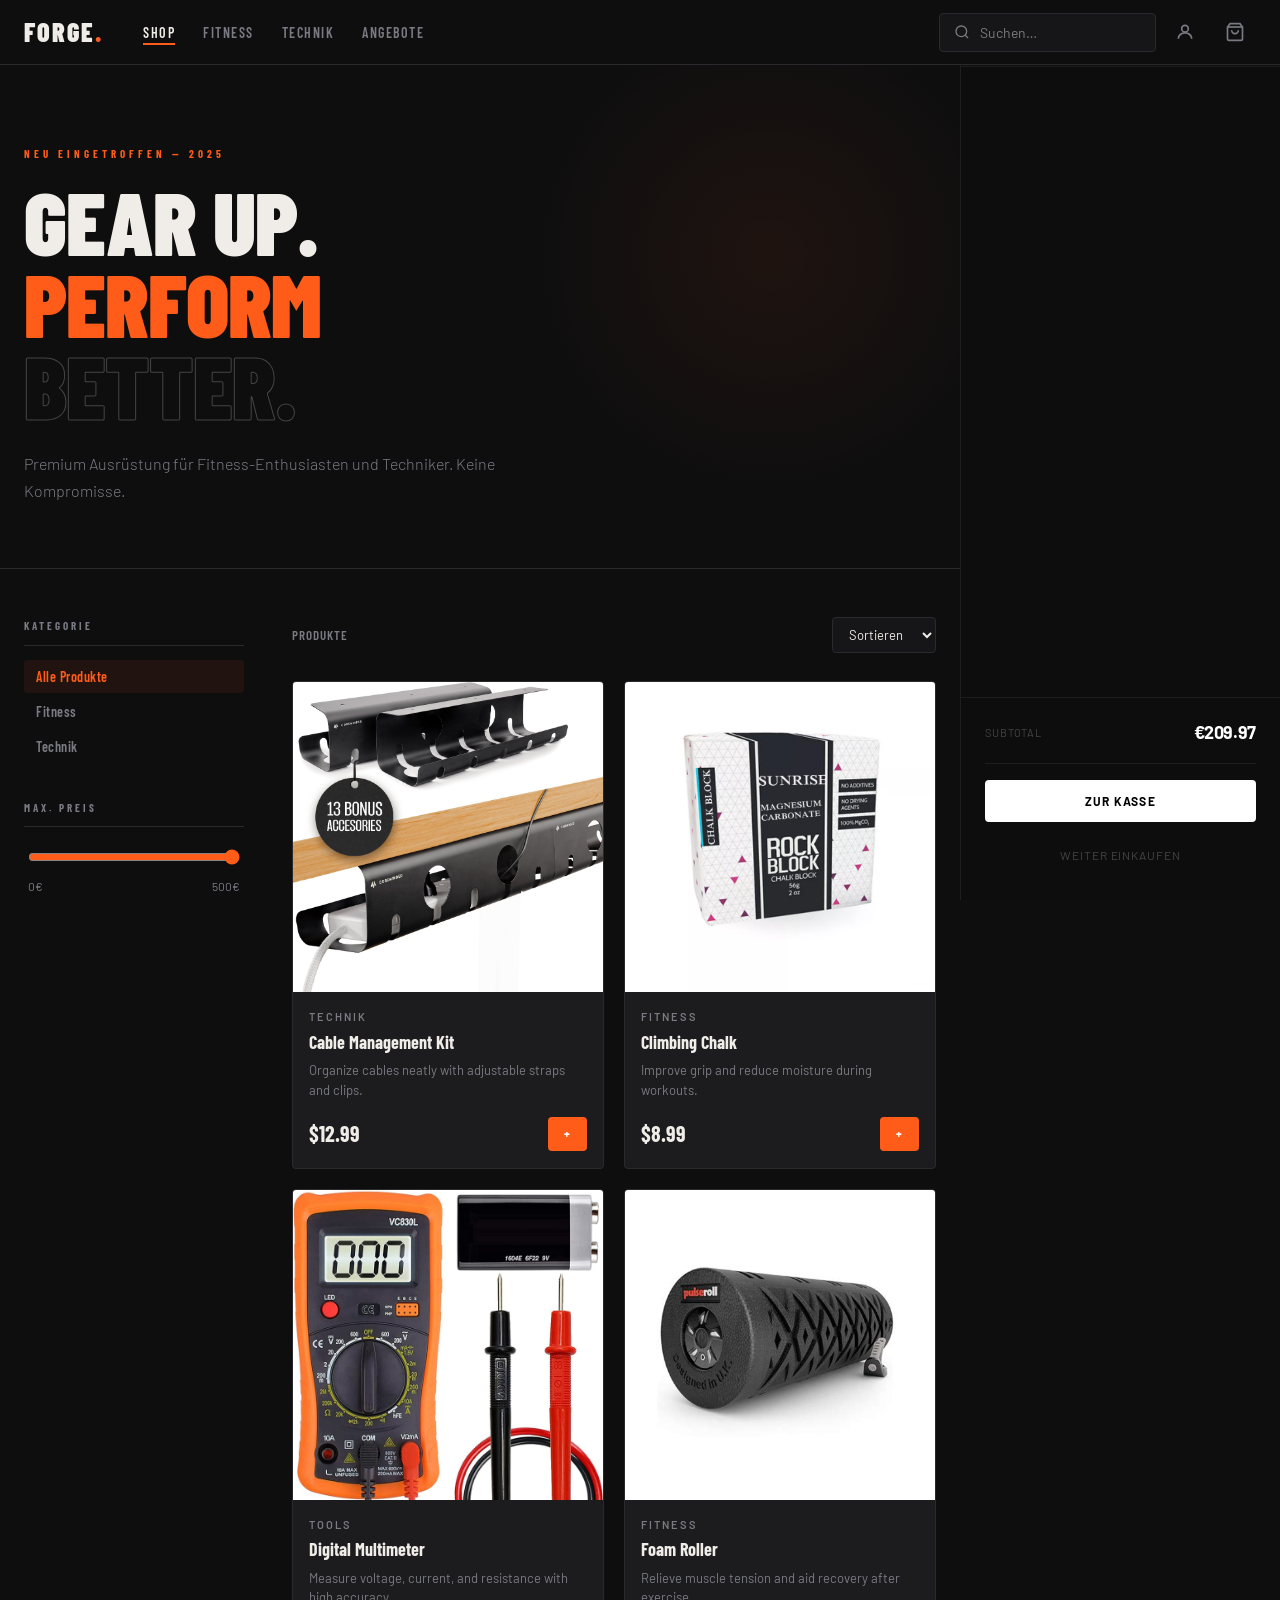
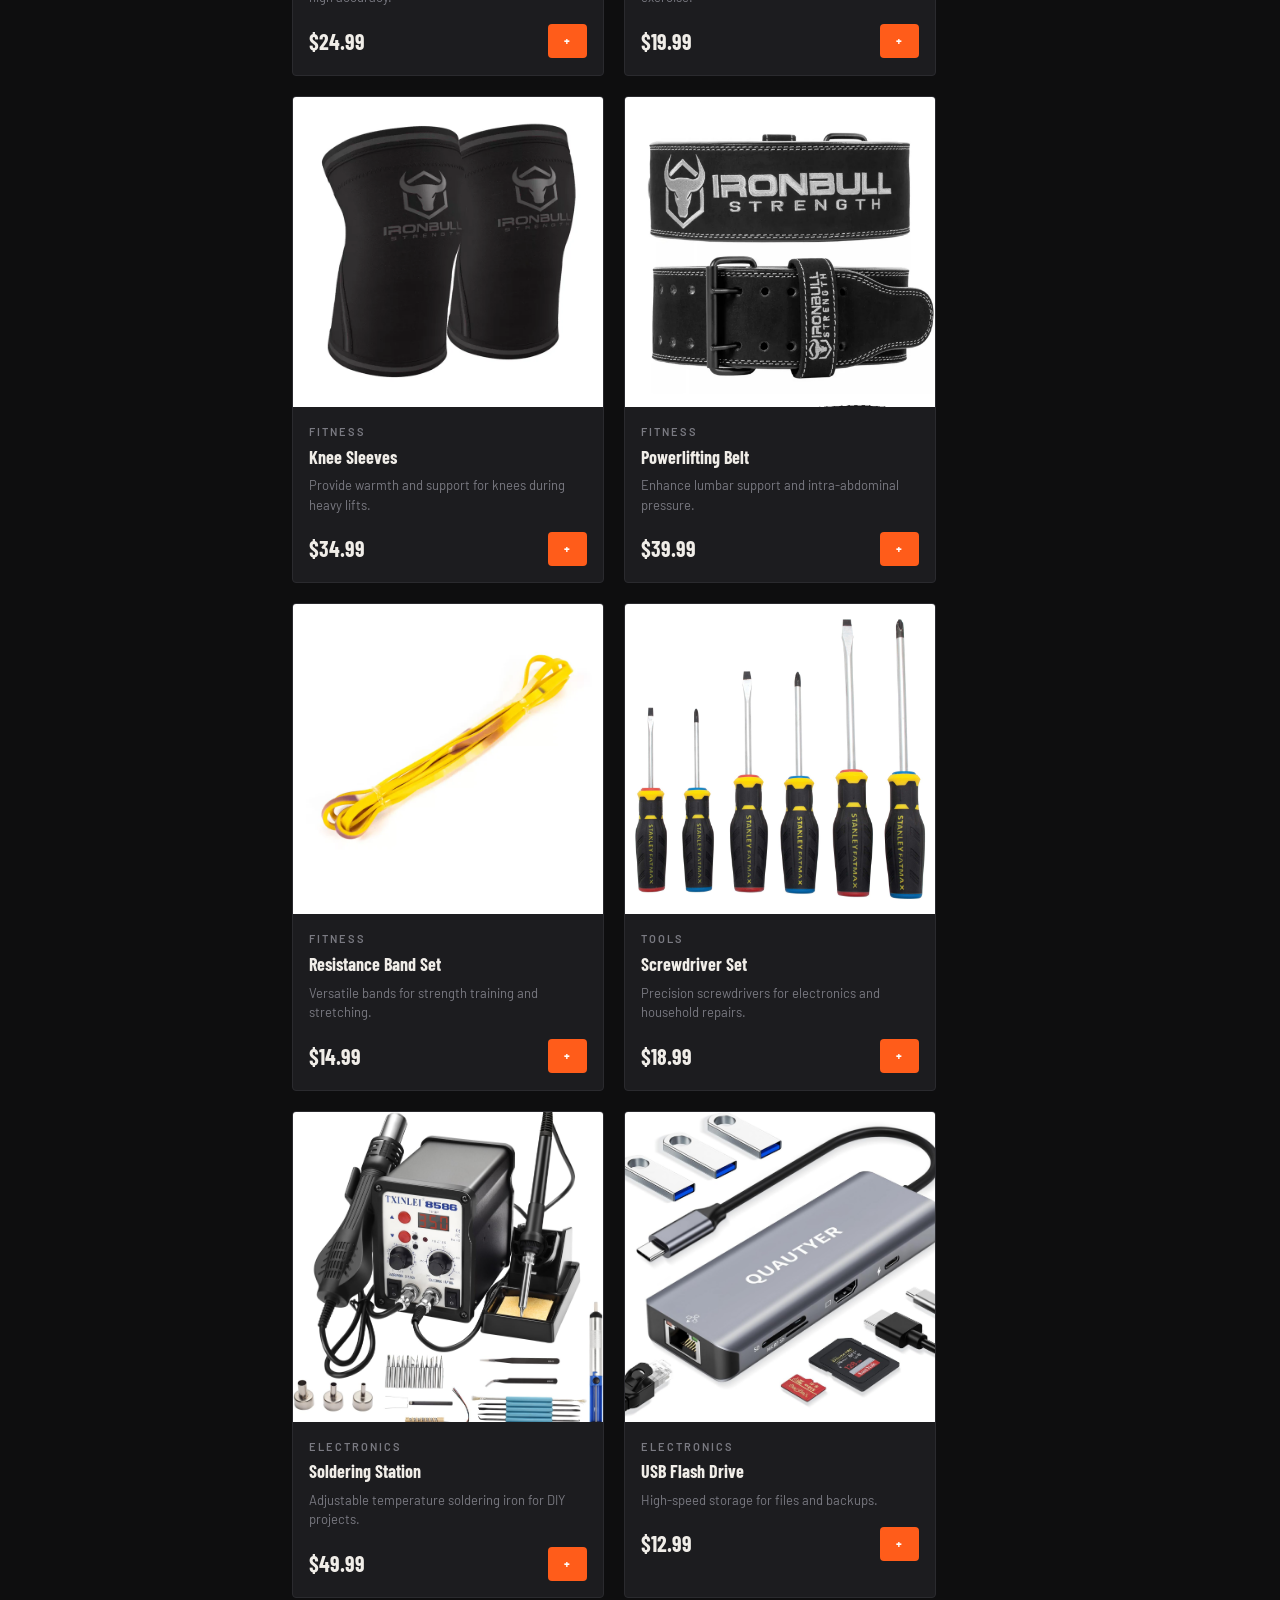
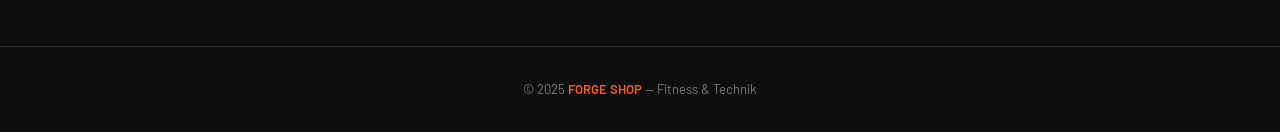
<file: index.html>
<!DOCTYPE html>
<html lang="de">
<head>
  <meta charset="UTF-8">
  <meta name="viewport" content="width=device-width, initial-scale=1.0">
  <title>FORGE SHOP</title>
  <link rel="stylesheet" href="styles/base.css">
  <link rel="stylesheet" href="styles/nav.css">
  <link rel="stylesheet" href="styles/layout.css">
  <link rel="stylesheet" href="styles/products.css">
  <link rel="stylesheet" href="styles/cart.css">
  <link rel="stylesheet" href="styles/utils.css">
</head>
<body>

<nav class="navbar">
  <div class="nav-inner">
    <a href="index.html" class="logo">FORGE<span>.</span></a>
    <ul class="nav-links">
      <li><a href="index.html" class="active">Shop</a></li>
      <li><a href="#fitness">Fitness</a></li>
      <li><a href="#technik">Technik</a></li>
      <li><a href="#angebote">Angebote</a></li>
    </ul>
    <div class="nav-actions">
      <div class="search-bar">
        <svg viewBox="0 0 24 24" fill="none" stroke="currentColor" stroke-width="2"><circle cx="11" cy="11" r="8"/><path d="m21 21-4.35-4.35"/></svg>
        <input type="text" id="searchInput" placeholder="Suchen…">
      </div>
      <a href="profile.html" class="nav-btn" title="Profil">
        <svg viewBox="0 0 24 24" fill="none" stroke="currentColor" stroke-width="2"><circle cx="12" cy="8" r="4"/><path d="M4 20c0-4 3.6-7 8-7s8 3 8 7"/></svg>
      </a>
      <button class="nav-btn js-cart" >
        <svg viewBox="0 0 24 24" fill="none" stroke="currentColor" stroke-width="2"><path d="M6 2 3 6v14a2 2 0 0 0 2 2h14a2 2 0 0 0 2-2V6l-3-4z"/><line x1="3" y1="6" x2="21" y2="6"/><path d="M16 10a4 4 0 0 1-8 0"/></svg>
        <span class="cart-count" id="cartCount">0</span>
      </button>
    </div>
  </div>
</nav>

<section class="hero">
  <div class="hero-inner">
    <div class="hero-label">Neu eingetroffen — 2025</div>
    <h1>
      GEAR UP.<br>
      <em>PERFORM</em><br>
      <span class="outline">BETTER.</span>
    </h1>
    <p class="hero-sub">Premium Ausrüstung für Fitness-Enthusiasten und Techniker. Keine Kompromisse.</p>
  </div>
</section>

<div class="shop-layout">
  <aside class="sidebar">
    <div class="sidebar-section">
      <div class="sidebar-title">Kategorie</div>
      <button class="filter-btn active" >Alle Produkte</button>
      <button class="filter-btn" >Fitness</button>
      <button class="filter-btn" >Technik</button>
      
    </div>
    <div class="sidebar-section">
      <div class="sidebar-title">Max. Preis</div>
      <div class="price-range">
        <input type="range" id="priceRange" min="0" max="500" value="500" step="10">
        <div class="price-labels">
          <span>0€</span>
          <span id="priceVal">500€</span>
        </div>
      </div>
    </div>
  </aside>

  <main>
    <div class="products-header">
      <span class="products-count"> Produkte</span>
      <select class="sort-select">
        <option value="default">Sortieren</option>
        <option value="price-asc">Preis ↑</option>
        <option value="price-desc">Preis ↓</option>
        <option value="name">Name A–Z</option>
      </select>
    </div>
    <div class="products-grid" >
      
    </div>
   
  </main>
</div>

<div class="cart">
  <div class="cart-sidebar">
    <!-- Cart Header -->
    <header>
      <h2>Warenkorb</h2>
      <span id="cartItemCount">0</span>
    </header>

    <!-- Cart Items -->
    <div class="cart-items js-cart-items">
     
      </div>

    <!-- Cart Footer -->
    <footer>
      <div class="cart-subtotal">
        <span>Subtotal</span>
        <strong>€209.97</strong>
      </div>
      <hr class="cart-divider">
      <button class="btn-checkout">Zur Kasse</button>
      <button class="btn-continue">Weiter einkaufen</button>
    </footer>
  </div>
</div>


<footer>
  <p>© 2025 <strong>FORGE SHOP</strong> — Fitness &amp; Technik</p>
</footer>

<script src="js/data.js"></script>
<script src="js/cart.js"></script>
<script src="js/shop.js"></script>
</body>
</html>
</file>
<file: styles/base.css>
@import url('https://fonts.googleapis.com/css2?family=Barlow+Condensed:wght@400;600;700;900&family=Barlow:wght@300;400;500&display=swap');

*, *::before, *::after { box-sizing: border-box; margin: 0; padding: 0; }

:root {
  --bg:       #0e0e0f;
  --surface:  #161618;
  --card:     #1c1c1f;
  --border:   #2a2a2e;
  --accent:   #ff5c1a;
  --accent2:  #ffb800;
  --text:     #f0ede8;
  --muted:    #7a7a82;
  --success:  #2dce6e;

  --font-display: 'Barlow Condensed', sans-serif;
  --font-body:    'Barlow', sans-serif;

  --radius: 4px;
  --gap: 24px;
}

html { scroll-behavior: smooth; }

body {
  background: var(--bg);
  color: var(--text);
  font-family: var(--font-body);
  font-size: 15px;
  line-height: 1.6;
  min-height: 100vh;
}

a { color: inherit; text-decoration: none; }
button { cursor: pointer; border: none; background: none; font-family: inherit; }
img { display: block; max-width: 100%; }
ul { list-style: none; }

::-webkit-scrollbar { width: 6px; }
::-webkit-scrollbar-track { background: var(--bg); }
::-webkit-scrollbar-thumb { background: var(--border); border-radius: 3px; }
::-webkit-scrollbar-thumb:hover { background: var(--muted); }
</file>
<file: styles/nav.css>
.navbar {
  position: sticky;
  top: 0;
  z-index: 200;
  background: var(--bg);
  border-bottom: 1px solid var(--border);
  padding: 0 var(--gap);
}

.nav-inner {
  max-width: 1280px;
  margin: 0 auto;
  height: 64px;
  display: flex;
  align-items: center;
  gap: 40px;
}

.logo {
  font-family: var(--font-display);
  font-weight: 900;
  font-size: 26px;
  letter-spacing: 2px;
  text-transform: uppercase;
  color: var(--text);
  white-space: nowrap;
}

.logo span { color: var(--accent); }

.nav-links {
  display: flex;
  gap: 28px;
  flex: 1;
}

.nav-links a {
  font-family: var(--font-display);
  font-weight: 600;
  font-size: 14px;
  letter-spacing: 1.5px;
  text-transform: uppercase;
  color: var(--muted);
  transition: color 0.2s;
}

.nav-links a:hover,
.nav-links a.active { color: var(--text); }

.nav-links a.active {
  position: relative;
}

.nav-links a.active::after {
  content: '';
  position: absolute;
  bottom: -4px;
  left: 0; right: 0;
  height: 2px;
  background: var(--accent);
}

.nav-actions {
  display: flex;
  align-items: center;
  gap: 8px;
  margin-left: auto;
}

.nav-btn {
  position: relative;
  width: 42px;
  height: 42px;
  display: flex;
  align-items: center;
  justify-content: center;
  border-radius: var(--radius);
  color: var(--muted);
  transition: color 0.2s, background 0.2s;
}

.nav-btn:hover {
  color: var(--text);
  background: var(--surface);
}

.nav-btn svg { width: 20px; height: 20px; }

.cart-count {
  position: absolute;
  top: 4px;
  right: 4px;
  min-width: 18px;
  height: 18px;
  background: var(--accent);
  color: #fff;
  font-size: 10px;
  font-weight: 700;
  border-radius: 9px;
  display: flex;
  align-items: center;
  justify-content: center;
  padding: 0 4px;
  line-height: 1;
  transform: scale(0);
  transition: transform 0.2s cubic-bezier(.34,1.56,.64,1);
}

.cart-count.visible { transform: scale(1); }

@media (max-width: 768px) {
  .nav-links { display: none; }
  .nav-inner { gap: 16px; }
}
</file>
<file: styles/layout.css>
.hero {
  border-bottom: 1px solid var(--border);
  padding: 80px var(--gap) 64px;
  position: relative;
  overflow: hidden;
}

.hero::before {
  content: '';
  position: absolute;
  top: -60px; right: -60px;
  width: 500px; height: 500px;
  background: radial-gradient(circle, rgba(255,92,26,0.07) 0%, transparent 70%);
  pointer-events: none;
}

.hero-inner {
  max-width: 1280px;
  margin: 0 auto;
}

.hero-label {
  font-family: var(--font-display);
  font-size: 11px;
  font-weight: 700;
  letter-spacing: 4px;
  text-transform: uppercase;
  color: var(--accent);
  margin-bottom: 16px;
}

.hero h1 {
  font-family: var(--font-display);
  font-weight: 900;
  font-size: clamp(48px, 7vw, 96px);
  line-height: 0.92;
  text-transform: uppercase;
  letter-spacing: -1px;
  margin-bottom: 24px;
}

.hero h1 em {
  font-style: normal;
  color: var(--accent);
  -webkit-text-stroke: 0px;
}

.hero h1 .outline {
  -webkit-text-stroke: 1px rgba(240,237,232,0.25);
  color: transparent;
}

.hero-sub {
  font-size: 16px;
  color: var(--muted);
  font-weight: 300;
  max-width: 480px;
  line-height: 1.7;
}

.shop-layout {
  max-width: 1280px;
  margin: 0 auto;
  padding: 48px var(--gap);
  display: grid;
  grid-template-columns: 220px 1fr;
  gap: 48px;
}

@media (max-width: 900px) {
  .shop-layout { grid-template-columns: 1fr; }
  .sidebar { display: flex; gap: 16px; flex-wrap: wrap; }
}

.sidebar-section { margin-bottom: 36px; }

.sidebar-title {
  font-family: var(--font-display);
  font-size: 11px;
  font-weight: 700;
  letter-spacing: 3px;
  text-transform: uppercase;
  color: var(--muted);
  margin-bottom: 14px;
  padding-bottom: 10px;
  border-bottom: 1px solid var(--border);
}

.filter-btn {
  display: block;
  width: 100%;
  text-align: left;
  padding: 8px 12px;
  border-radius: var(--radius);
  font-family: var(--font-display);
  font-weight: 600;
  font-size: 14px;
  letter-spacing: 0.5px;
  color: var(--muted);
  transition: color 0.15s, background 0.15s;
  margin-bottom: 2px;
}

.filter-btn:hover { color: var(--text); background: var(--surface); }
.filter-btn.active { color: var(--accent); background: rgba(255,92,26,0.08); }

.price-range { padding: 0 4px; }

.price-range input[type=range] {
  width: 100%;
  accent-color: var(--accent);
  margin-top: 8px;
}

.price-labels {
  display: flex;
  justify-content: space-between;
  font-size: 12px;
  color: var(--muted);
  margin-top: 6px;
}
</file>
<file: styles/products.css>
.products-header {
  display: flex;
  align-items: center;
  justify-content: space-between;
  margin-bottom: 28px;
  gap: 16px;
}

.products-count {
  font-family: var(--font-display);
  font-size: 13px;
  font-weight: 600;
  letter-spacing: 1px;
  color: var(--muted);
  text-transform: uppercase;
}

.sort-select {
  background: var(--surface);
  border: 1px solid var(--border);
  color: var(--text);
  font-family: var(--font-body);
  font-size: 13px;
  padding: 8px 12px;
  border-radius: var(--radius);
  cursor: pointer;
}

.sort-select:focus { outline: none; border-color: var(--accent); }

.products-grid {
  display: grid;
  grid-template-columns: repeat(auto-fill, minmax(240px, 1fr));
  gap: 20px;
}

.product-card {
  background: var(--card);
  border: 1px solid var(--border);
  border-radius: var(--radius);
  overflow: hidden;
  transition: border-color 0.2s, transform 0.2s;
  cursor: pointer;
}

.product-card:hover {
  border-color: rgba(255,92,26,0.4);
  transform: translateY(-3px);
}

.product-img {
  width: 100%;
  aspect-ratio: 1 / 1;
  background: var(--surface);
  display: flex;
  align-items: center;
  justify-content: center;
  overflow: hidden;
  position: relative;
}

.product-img img {
  width: 100%;
  height: 100%;
  object-fit: cover;
  transition: transform 0.4s;
}

.product-card:hover .product-img img { transform: scale(1.04); }

.product-badge {
  position: absolute;
  top: 10px;
  left: 10px;
  background: var(--accent);
  color: #fff;
  font-family: var(--font-display);
  font-size: 11px;
  font-weight: 700;
  letter-spacing: 1px;
  text-transform: uppercase;
  padding: 3px 8px;
  border-radius: 2px;
}

.product-badge.new { background: var(--accent2); color: #000; }
.product-badge.sale { background: var(--accent); }

.product-info {
  padding: 16px;
}

.product-category {
  font-size: 11px;
  font-weight: 600;
  letter-spacing: 2px;
  text-transform: uppercase;
  color: var(--muted);
  margin-bottom: 6px;
}

.product-name {
  font-family: var(--font-display);
  font-weight: 700;
  font-size: 18px;
  line-height: 1.2;
  margin-bottom: 8px;
  color: var(--text);
}

.product-desc {
  font-size: 13px;
  color: var(--muted);
  margin-bottom: 16px;
  line-height: 1.5;
}

.product-footer {
  display: flex;
  align-items: center;
  justify-content: space-between;
  gap: 12px;
}

.product-price {
  font-family: var(--font-display);
  font-weight: 700;
  font-size: 22px;
  color: var(--text);
}

.product-price .old-price {
  font-size: 14px;
  color: var(--muted);
  text-decoration: line-through;
  font-weight: 400;
  display: block;
  line-height: 1;
}

.btn-cart {
  display: flex;
  align-items: center;
  gap: 6px;
  padding: 9px 16px;
  background: var(--accent);
  color: #fff;
  font-family: var(--font-display);
  font-weight: 700;
  font-size: 13px;
  letter-spacing: 1px;
  text-transform: uppercase;
  border-radius: var(--radius);
  transition: background 0.2s, transform 0.15s;
  white-space: nowrap;
}

.btn-cart:hover { background: #e04a10; }
.btn-cart:active { transform: scale(0.96); }
.btn-cart svg { width: 15px; height: 15px; flex-shrink: 0; }

.btn-cart.added {
  background: var(--success);
}
</file>
<file: styles/cart.css>
/* ─── CART SIDEBAR ─── */

.cart-sidebar {
  position: fixed;
  top: 0;
  right: 0;
  width: 320px;
  height: 100vh;
  background: #0d0d0d;
  border-left: 1px solid #1e1e1e;
  display: flex;
  flex-direction: column;
  z-index: 100;
  font-family: inherit;
}

/* Header */
.cart-sidebar header {
  padding: 28px 24px 20px;
  border-bottom: 1px solid #1e1e1e;
  display: flex;
  align-items: center;
  justify-content: space-between;
}

.cart-sidebar header h2 {
  font-size: 11px;
  font-weight: 600;
  letter-spacing: 0.12em;
  text-transform: uppercase;
  color: #fff;
  margin: 0;
}

.cart-sidebar header span {
  font-size: 11px;
  color: #444;
  letter-spacing: 0.05em;
}

/* Empty state */
.cart-empty {
  flex: 1;
  display: flex;
  flex-direction: column;
  align-items: center;
  justify-content: center;
  gap: 12px;
  padding: 24px;
}

.cart-empty svg {
  width: 32px;
  height: 32px;
  stroke: #333;
}

.cart-empty p {
  font-size: 12px;
  color: #444;
  letter-spacing: 0.05em;
  margin: 0;
}

/* Items list */
.cart-items {
  flex: 1;
  overflow-y: auto;
  padding: 8px 0;
  scrollbar-width: none;
}

.cart-items::-webkit-scrollbar {
  display: none;
}

/* Single item */
.cart-item {
  display: grid;
  grid-template-columns: 52px 1fr auto;
  gap: 12px;
  align-items: center;
  padding: 14px 24px;
  border-bottom: 1px solid #141414;
  transition: background 0.15s;
}

.cart-item:hover {
  background: #111;
}

.cart-item img {
  width: 52px;
  height: 52px;
  object-fit: cover;
  border-radius: 4px;
  background: #1a1a1a;
}

.cart-item-info {
  display: flex;
  flex-direction: column;
  gap: 4px;
  min-width: 0;
}

.cart-item-info p {
  font-size: 13px;
  font-weight: 500;
  color: #e8e8e8;
  margin: 0;
  white-space: nowrap;
  overflow: hidden;
  text-overflow: ellipsis;
}

.cart-item-info span {
  font-size: 12px;
  color: #555;
}

/* Qty controls */
.cart-item-qty {
  display: flex;
  flex-direction: column;
  align-items: flex-end;
  gap: 8px;
}

.cart-item-qty strong {
  font-size: 13px;
  font-weight: 600;
  color: #fff;
}

.qty-controls {
  display: flex;
  align-items: center;
  gap: 0;
  border: 1px solid #222;
  border-radius: 4px;
  overflow: hidden;
}

.qty-controls button {
  width: 24px;
  height: 24px;
  background: transparent;
  border: none;
  color: #666;
  font-size: 14px;
  cursor: pointer;
  display: flex;
  align-items: center;
  justify-content: center;
  transition: color 0.15s, background 0.15s;
}

.qty-controls button:hover {
  color: #fff;
  background: #1a1a1a;
}

.qty-controls span {
  font-size: 12px;
  color: #999;
  min-width: 20px;
  text-align: center;
}

/* Remove btn */
.cart-item-remove {
  right: 24px;
  
  background:white;
  margin-left: 140px;
  border: none;
  color: #ffffff;
  cursor: pointer;
  font-weight: bold;
  font-size: 16px;
  line-height: 1;
  padding: 0;
  transition: color 0.15s;
}

.cart-item-remove:hover {
  color: #725656;
}

/* Footer */
.cart-sidebar footer {
  padding: 20px 24px 28px;
  border-top: 1px solid #1e1e1e;
  display: flex;
  flex-direction: column;
  gap: 16px;
}

.cart-subtotal {
  display: flex;
  justify-content: space-between;
  align-items: center;
}

.cart-subtotal span {
  font-size: 11px;
  letter-spacing: 0.08em;
  text-transform: uppercase;
  color: #444;
}

.cart-subtotal strong {
  font-size: 18px;
  font-weight: 700;
  color: #fff;
  letter-spacing: -0.02em;
}

.cart-divider {
  border: none;
  border-top: 1px solid #1e1e1e;
  margin: 0;
}

.btn-checkout {
  width: 100%;
  padding: 14px;
  background: #fff;
  color: #000;
  border: none;
  border-radius: 4px;
  font-size: 12px;
  font-weight: 700;
  letter-spacing: 0.1em;
  text-transform: uppercase;
  cursor: pointer;
  transition: background 0.15s, transform 0.1s;
}

.btn-checkout:hover {
  background: #e8e8e8;
}

.btn-checkout:active {
  transform: scale(0.98);
}

.btn-continue {
  width: 100%;
  padding: 10px;
  background: transparent;
  color: #444;
  border: none;
  font-size: 12px;
  letter-spacing: 0.08em;
  text-transform: uppercase;
  cursor: pointer;
  transition: color 0.15s;
}

.btn-continue:hover {
  color: #888;
}

/* ─── Adjust main layout so content doesn't go under sidebar ─── */

.shop-layout {
  margin-right: 320px;
}

.hero {
  margin-right: 320px;
}

@media (max-width: 900px) {
  .cart-sidebar {
    display: none; /* auf mobile als Drawer lösen */
  }

  .shop-layout,
  .hero {
    margin-right: 0;
  }
}
</file>
<file: styles/utils.css>
.toast-container {
  position: fixed;
  bottom: 24px;
  right: 24px;
  z-index: 300;
  display: flex;
  flex-direction: column;
  gap: 10px;
  pointer-events: none;
}

.toast {
  background: var(--card);
  border: 1px solid var(--border);
  border-left: 3px solid var(--accent);
  color: var(--text);
  font-family: var(--font-display);
  font-weight: 600;
  font-size: 14px;
  letter-spacing: 0.5px;
  padding: 14px 18px;
  border-radius: var(--radius);
  box-shadow: 0 8px 32px rgba(0,0,0,0.4);
  transform: translateX(120%);
  transition: transform 0.3s cubic-bezier(0.4,0,0.2,1);
  min-width: 240px;
}

.toast.show { transform: translateX(0); }
.toast.success { border-left-color: var(--success); }

.page { display: none; }
.page.active { display: block; }

.search-bar {
  display: flex;
  align-items: center;
  gap: 10px;
  background: var(--surface);
  border: 1px solid var(--border);
  border-radius: var(--radius);
  padding: 0 14px;
  flex: 1;
  max-width: 340px;
  transition: border-color 0.2s;
}

.search-bar:focus-within { border-color: var(--accent); }

.search-bar svg { width: 16px; height: 16px; color: var(--muted); flex-shrink: 0; }

.search-bar input {
  flex: 1;
  background: none;
  border: none;
  color: var(--text);
  font-family: var(--font-body);
  font-size: 14px;
  padding: 10px 0;
}

.search-bar input::placeholder { color: var(--muted); }
.search-bar input:focus { outline: none; }

.no-results {
  grid-column: 1/-1;
  text-align: center;
  padding: 60px 20px;
  color: var(--muted);
}

.no-results p {
  font-family: var(--font-display);
  font-size: 18px;
  font-weight: 600;
  letter-spacing: 1px;
  text-transform: uppercase;
}

footer {
  border-top: 1px solid var(--border);
  padding: 32px var(--gap);
  text-align: center;
  color: var(--muted);
  font-size: 13px;
}

footer strong { color: var(--accent); font-weight: 600; }
</file>
